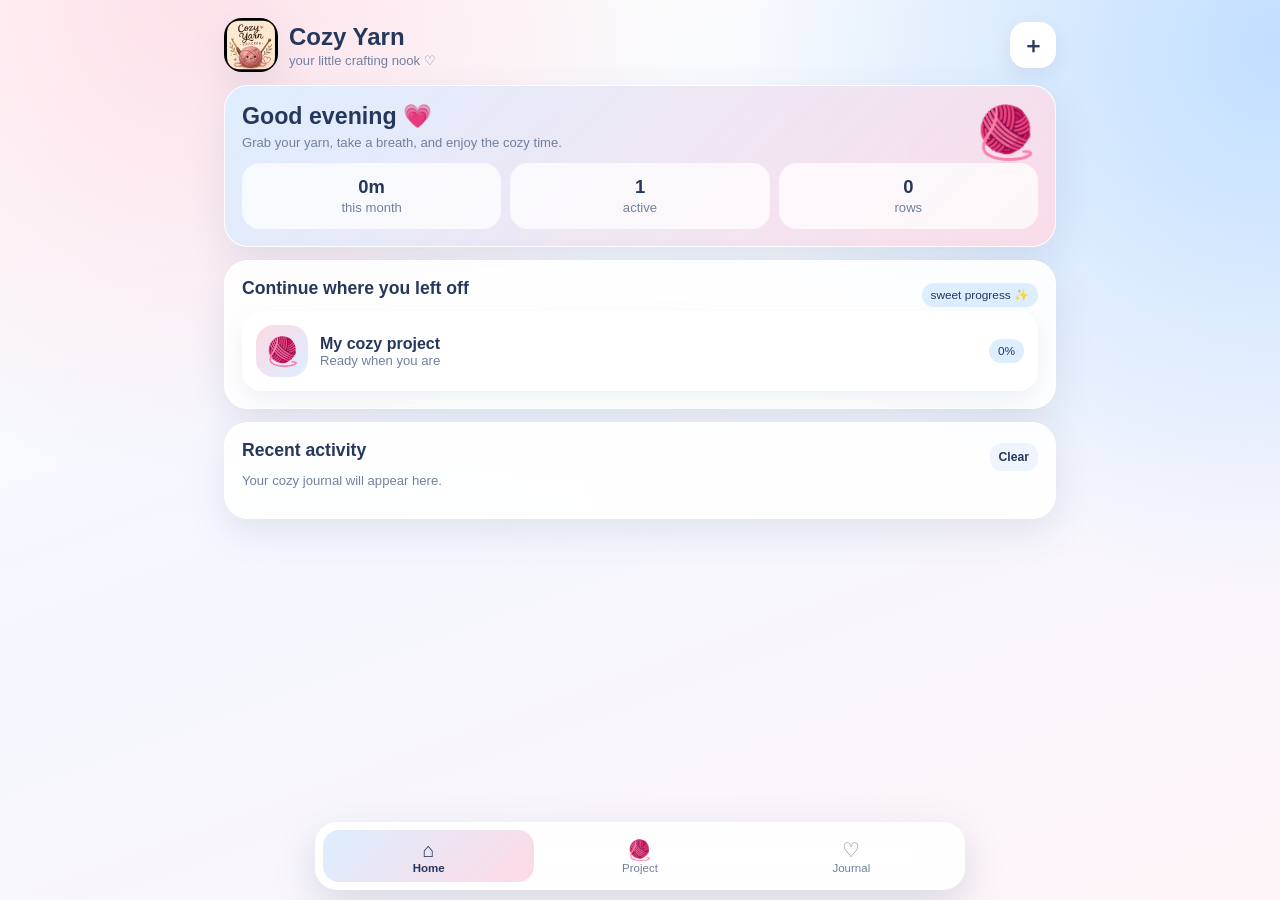
<file: index.html>
<!doctype html>
<html lang="en">
<head>
<meta charset="utf-8">
<meta name="viewport" content="width=device-width,initial-scale=1,viewport-fit=cover">
<meta name="theme-color" content="#f7f4ff">
<meta name="apple-mobile-web-app-capable" content="yes">
<meta name="apple-mobile-web-app-title" content="Cozy Yarn">
<link rel="apple-touch-icon" href="./assets/icons/icon-180.png">
<link rel="manifest" href="./manifest.webmanifest">
<title>Cozy Yarn Tracker</title>
<link rel="stylesheet" href="./css/styles.css">
</head>
<body>
<main class="app">
<header class="topbar"><div class="brand"><img class="logo" src="./assets/icons/icon-180.png" alt=""><div><h1>Cozy Yarn</h1><div class="muted">your little crafting nook ♡</div></div></div><button class="icon-btn" id="newProjectBtn">＋</button></header>
<section id="homeScreen">
<div class="card hero"><div class="hero-row"><div><h2 id="greeting">Good evening 💗</h2><p class="muted">Grab your yarn, take a breath, and enjoy the cozy time.</p></div><div class="yarn-bubble">🧶</div></div><div class="stats"><div class="stat"><strong id="monthTime">0m</strong><span class="muted">this month</span></div><div class="stat"><strong id="activeProjects">0</strong><span class="muted">active</span></div><div class="stat"><strong id="monthRows">0</strong><span class="muted">rows</span></div></div></div>
<div class="card"><div class="section-head"><h2>Continue where you left off</h2><span class="pill">sweet progress ✨</span></div><div id="projectList" class="project-list"></div></div>
<div class="card"><div class="section-head"><h2>Recent activity</h2><button class="mini" id="clearActivity">Clear</button></div><div id="homeActivity" class="activity"></div></div>
</section>
<section id="projectScreen" class="hidden">
<div class="screen-title"><button class="icon-btn" id="backBtn">‹</button><input id="projectName" style="font-weight:850;font-size:1.2rem;background:transparent;border:0"><button class="icon-btn" id="projectMenuBtn">•••</button></div>
<div class="tabs"><button class="tab active" data-tab="overview">Overview</button><button class="tab" data-tab="parts">Parts</button><button class="tab" data-tab="journal">Journal</button><button class="tab" data-tab="details">Details</button></div>
<div id="tab-overview" class="tab-panel">
<div class="card counter"><div class="muted" id="counterLabel">Row counter</div><div class="count" id="projectCount">0</div><div class="counter-controls"><button id="minusBtn">−</button><button id="plusBtn" class="plus">＋</button><button id="plus5Btn">+5</button></div><div style="display:flex;justify-content:space-between;margin-top:15px"><span id="progressText" class="muted"></span><strong id="progressPct"></strong></div><div class="progress"><i id="projectBar"></i></div></div>
<div class="card"><div class="timer-panel"><div><div class="muted">Project total</div><div id="projectTotalTime" class="timer-time">0m</div><div id="liveTimer" class="muted">No timer running</div></div><button id="projectTimerBtn" class="btn primary">Start timer</button></div></div>
<div class="card"><div class="section-head"><h2>Parts at a glance</h2><button class="mini pink" id="quickAddPart">＋ Add</button></div><div id="overviewParts" class="part-tree"></div></div>
</div>
<div id="tab-parts" class="tab-panel hidden"><div class="card"><div class="section-head"><h2>Project parts</h2><button class="btn soft" id="addRootPart">＋ Add part</button></div><p class="muted">Sub-part time and work dates roll up automatically.</p><div id="partsTree" class="part-tree"></div></div></div>
<div id="tab-journal" class="tab-panel hidden"><div class="card"><div class="section-head"><h2>Session journal</h2><button class="mini" id="manualLogBtn">＋ Log work</button></div><div id="projectActivity" class="activity"></div></div></div>
<div id="tab-details" class="tab-panel hidden"><div class="card"><h2>Project details</h2><div class="fields"><div><label>Counting</label><input id="counterType"></div><div><label>Target</label><input id="target" type="number"></div><div><label>Start date</label><input id="startDate" type="date"></div><div><label>Finished date</label><input id="finishedDate" type="date"></div><div><label>Yarn</label><input id="yarnName"></div><div><label>Needles / hook</label><input id="toolSize"></div></div><div style="margin-top:10px"><label>Notes</label><textarea id="projectNotes"></textarea></div></div></div>
</section>
</main>
<nav class="bottom-nav"><button class="nav-btn active" data-nav="home"><span>⌂</span>Home</button><button class="nav-btn" data-nav="project"><span>🧶</span>Project</button><button class="nav-btn" data-nav="journal"><span>♡</span>Journal</button></nav>
<div id="modal" class="modal hidden"><div class="sheet" id="sheet"></div></div><div id="toast" class="toast"></div>
<script src="./js/app.js" defer></script>
<script>
if ('serviceWorker' in navigator) {
  window.addEventListener('load', () => navigator.serviceWorker.register('./sw.js'));
}
</script>
</body></html>
</file>
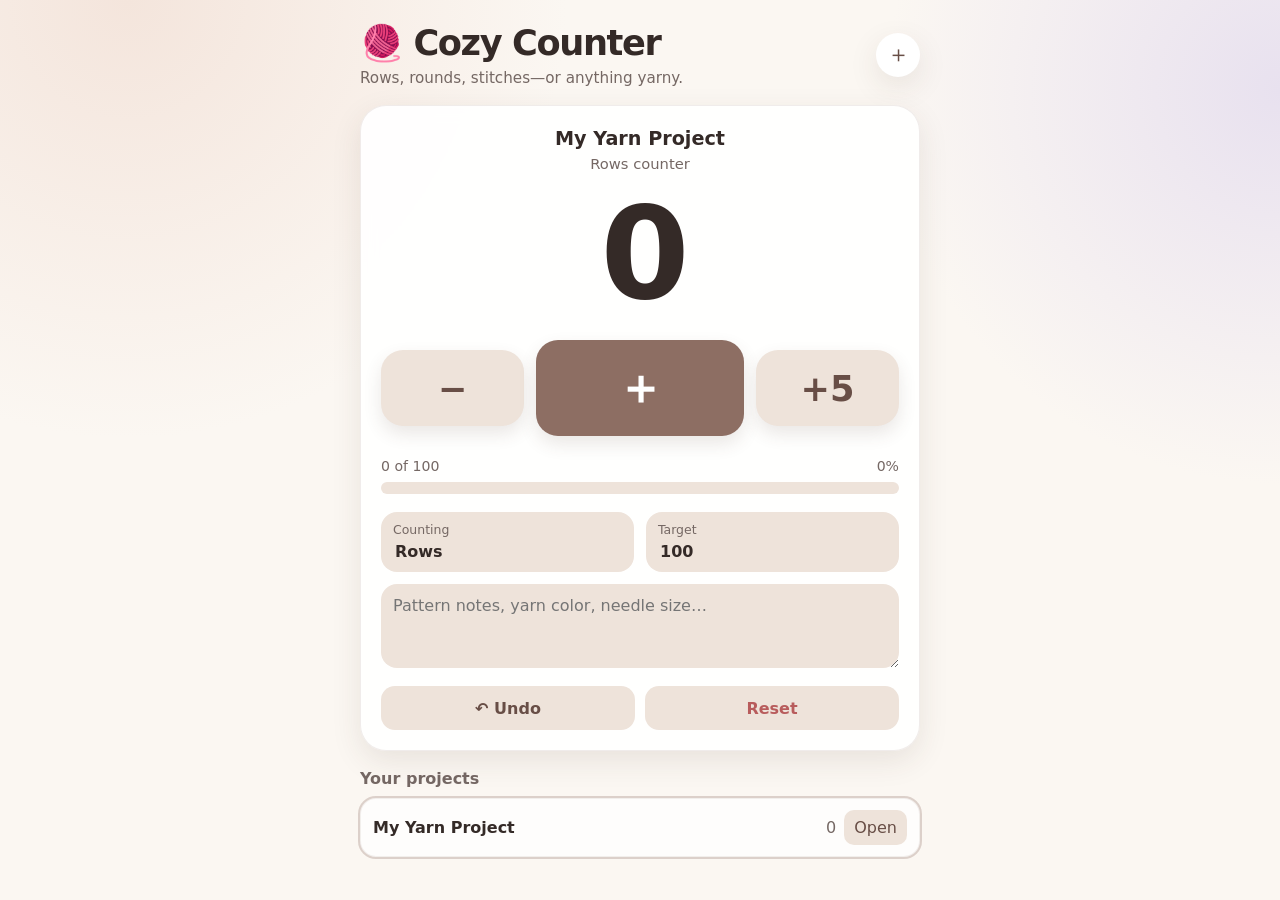
<file: Index.html>
<!DOCTYPE html>
<html lang="en">
<head>
  <meta charset="UTF-8" />
  <meta name="viewport" content="width=device-width, initial-scale=1, viewport-fit=cover" />
  <meta name="theme-color" content="#8d6e63" />
  <title>Cozy Yarn Counter</title>
  <style>
    :root {
      --bg: #fbf7f2;
      --card: #ffffff;
      --text: #342a27;
      --muted: #756864;
      --accent: #8d6e63;
      --accent-dark: #684e46;
      --soft: #eee3da;
      --danger: #b85c5c;
      --shadow: 0 10px 30px rgba(70, 48, 40, 0.10);
    }

    * { box-sizing: border-box; }
    body {
      margin: 0;
      min-height: 100vh;
      font-family: ui-rounded, "SF Pro Rounded", system-ui, -apple-system, BlinkMacSystemFont, "Segoe UI", sans-serif;
      background:
        radial-gradient(circle at 10% 0%, #f4e5dc 0, transparent 30%),
        radial-gradient(circle at 100% 10%, #e8e1ef 0, transparent 26%),
        var(--bg);
      color: var(--text);
      padding: env(safe-area-inset-top) 16px env(safe-area-inset-bottom);
    }

    .app {
      width: min(100%, 560px);
      margin: 0 auto;
      padding: 22px 0 36px;
    }

    header {
      display: flex;
      align-items: center;
      justify-content: space-between;
      gap: 16px;
      margin-bottom: 18px;
    }

    h1 {
      margin: 0;
      font-size: clamp(1.65rem, 6vw, 2.2rem);
      letter-spacing: -0.04em;
    }

    .subtitle {
      margin: 5px 0 0;
      color: var(--muted);
      font-size: 0.95rem;
    }

    button, input, textarea {
      font: inherit;
    }

    button {
      border: 0;
      cursor: pointer;
      -webkit-tap-highlight-color: transparent;
    }

    .icon-btn {
      width: 44px;
      height: 44px;
      border-radius: 50%;
      background: var(--card);
      color: var(--accent-dark);
      box-shadow: var(--shadow);
      font-size: 1.45rem;
    }

    .project-card {
      background: rgba(255,255,255,0.92);
      border: 1px solid rgba(141,110,99,0.13);
      border-radius: 26px;
      padding: 20px;
      box-shadow: var(--shadow);
      backdrop-filter: blur(8px);
    }

    .project-name {
      width: 100%;
      border: 0;
      background: transparent;
      font-weight: 750;
      font-size: 1.2rem;
      color: var(--text);
      outline: none;
      text-align: center;
      margin-bottom: 4px;
    }

    .counter-label {
      text-align: center;
      color: var(--muted);
      font-size: 0.92rem;
    }

    .count {
      text-align: center;
      font-size: clamp(5rem, 24vw, 8rem);
      line-height: 1;
      font-weight: 800;
      letter-spacing: -0.08em;
      margin: 18px 0 22px;
      user-select: none;
    }

    .main-controls {
      display: grid;
      grid-template-columns: 1fr 1.45fr 1fr;
      gap: 12px;
      align-items: center;
    }

    .main-controls button {
      border-radius: 22px;
      min-height: 76px;
      font-weight: 800;
      box-shadow: 0 8px 18px rgba(80, 54, 47, 0.12);
    }

    .minus, .plus {
      background: var(--soft);
      color: var(--accent-dark);
      font-size: 2.2rem;
    }

    .plus {
      min-height: 96px !important;
      background: var(--accent);
      color: white;
      font-size: 3rem;
    }

    .main-controls button:active {
      transform: scale(0.97);
    }

    .progress-wrap {
      margin-top: 22px;
    }

    .progress-meta {
      display: flex;
      justify-content: space-between;
      color: var(--muted);
      font-size: 0.88rem;
      margin-bottom: 8px;
    }

    .progress-track {
      height: 12px;
      border-radius: 99px;
      background: var(--soft);
      overflow: hidden;
    }

    .progress-bar {
      height: 100%;
      width: 0%;
      border-radius: inherit;
      background: var(--accent);
      transition: width 180ms ease;
    }

    .settings {
      display: grid;
      grid-template-columns: 1fr 1fr;
      gap: 12px;
      margin-top: 18px;
    }

    .field {
      background: var(--soft);
      border-radius: 16px;
      padding: 10px 12px;
    }

    .field label {
      display: block;
      color: var(--muted);
      font-size: 0.78rem;
      margin-bottom: 4px;
    }

    .field input {
      width: 100%;
      border: 0;
      outline: 0;
      background: transparent;
      color: var(--text);
      font-weight: 700;
    }

    textarea {
      width: 100%;
      margin-top: 12px;
      min-height: 84px;
      resize: vertical;
      border: 0;
      border-radius: 16px;
      padding: 12px;
      background: var(--soft);
      color: var(--text);
      outline: none;
    }

    .secondary-controls {
      display: flex;
      gap: 10px;
      margin-top: 14px;
    }

    .secondary-controls button {
      flex: 1;
      min-height: 44px;
      border-radius: 14px;
      background: var(--soft);
      color: var(--accent-dark);
      font-weight: 700;
    }

    .danger {
      color: var(--danger) !important;
    }

    .projects {
      margin-top: 18px;
    }

    .projects h2 {
      font-size: 1rem;
      margin: 0 0 10px;
      color: var(--muted);
    }

    .project-list {
      display: grid;
      gap: 9px;
    }

    .project-row {
      display: grid;
      grid-template-columns: 1fr auto auto;
      gap: 8px;
      align-items: center;
      background: rgba(255,255,255,0.76);
      border-radius: 16px;
      padding: 11px 12px;
      border: 1px solid rgba(141,110,99,0.10);
    }

    .project-row.active {
      outline: 2px solid rgba(141,110,99,0.28);
    }

    .project-title {
      font-weight: 750;
      overflow: hidden;
      text-overflow: ellipsis;
      white-space: nowrap;
    }

    .project-count {
      color: var(--muted);
      font-variant-numeric: tabular-nums;
    }

    .project-open, .project-delete {
      padding: 8px 10px;
      border-radius: 10px;
      background: var(--soft);
      color: var(--accent-dark);
    }

    .toast {
      position: fixed;
      left: 50%;
      bottom: calc(22px + env(safe-area-inset-bottom));
      transform: translateX(-50%) translateY(16px);
      opacity: 0;
      pointer-events: none;
      background: #342a27;
      color: white;
      padding: 10px 14px;
      border-radius: 99px;
      transition: 180ms ease;
      font-size: 0.9rem;
      z-index: 9;
    }

    .toast.show {
      opacity: 1;
      transform: translateX(-50%) translateY(0);
    }

    @media (max-width: 380px) {
      .settings { grid-template-columns: 1fr; }
      .project-card { padding: 16px; }
      .main-controls { gap: 8px; }
    }
  </style>
</head>
<body>
  <main class="app">
    <header>
      <div>
        <h1>🧶 Cozy Counter</h1>
        <p class="subtitle">Rows, rounds, stitches—or anything yarny.</p>
      </div>
      <button class="icon-btn" id="newProjectBtn" aria-label="New project">＋</button>
    </header>

    <section class="project-card">
      <input id="projectName" class="project-name" value="My Yarn Project" aria-label="Project name" />
      <div class="counter-label" id="counterLabel">Row counter</div>
      <div class="count" id="count" aria-live="polite">0</div>

      <div class="main-controls">
        <button class="minus" id="minusBtn" aria-label="Subtract one">−</button>
        <button class="plus" id="plusBtn" aria-label="Add one">＋</button>
        <button class="minus" id="addFiveBtn" aria-label="Add five">+5</button>
      </div>

      <div class="progress-wrap">
        <div class="progress-meta">
          <span id="progressText">0 of 100</span>
          <span id="percentText">0%</span>
        </div>
        <div class="progress-track">
          <div class="progress-bar" id="progressBar"></div>
        </div>
      </div>

      <div class="settings">
        <div class="field">
          <label for="counterType">Counting</label>
          <input id="counterType" value="Rows" />
        </div>
        <div class="field">
          <label for="target">Target</label>
          <input id="target" type="number" min="0" value="100" inputmode="numeric" />
        </div>
      </div>

      <textarea id="notes" placeholder="Pattern notes, yarn color, needle size…"></textarea>

      <div class="secondary-controls">
        <button id="undoBtn">↶ Undo</button>
        <button id="resetBtn" class="danger">Reset</button>
      </div>
    </section>

    <section class="projects">
      <h2>Your projects</h2>
      <div class="project-list" id="projectList"></div>
    </section>
  </main>

  <div class="toast" id="toast"></div>

  <script>
    const STORAGE_KEY = "cozy-yarn-counter-v1";

    let state = loadState();
    let undoStack = [];

    const els = {
      projectName: document.getElementById("projectName"),
      counterLabel: document.getElementById("counterLabel"),
      count: document.getElementById("count"),
      minusBtn: document.getElementById("minusBtn"),
      plusBtn: document.getElementById("plusBtn"),
      addFiveBtn: document.getElementById("addFiveBtn"),
      target: document.getElementById("target"),
      counterType: document.getElementById("counterType"),
      notes: document.getElementById("notes"),
      progressText: document.getElementById("progressText"),
      percentText: document.getElementById("percentText"),
      progressBar: document.getElementById("progressBar"),
      undoBtn: document.getElementById("undoBtn"),
      resetBtn: document.getElementById("resetBtn"),
      newProjectBtn: document.getElementById("newProjectBtn"),
      projectList: document.getElementById("projectList"),
      toast: document.getElementById("toast")
    };

    function makeProject(name = "New Yarn Project") {
      return {
        id: crypto.randomUUID ? crypto.randomUUID() : String(Date.now() + Math.random()),
        name,
        count: 0,
        target: 100,
        counterType: "Rows",
        notes: ""
      };
    }

    function loadState() {
      try {
        const saved = JSON.parse(localStorage.getItem(STORAGE_KEY));
        if (saved?.projects?.length) return saved;
      } catch (_) {}
      const first = makeProject("My Yarn Project");
      return { activeId: first.id, projects: [first] };
    }

    function saveState() {
      localStorage.setItem(STORAGE_KEY, JSON.stringify(state));
    }

    function activeProject() {
      return state.projects.find(p => p.id === state.activeId) || state.projects[0];
    }

    function pushUndo() {
      const p = activeProject();
      undoStack.push({ id: p.id, count: p.count });
      if (undoStack.length > 50) undoStack.shift();
    }

    function setCount(next) {
      const p = activeProject();
      pushUndo();
      p.count = Math.max(0, Number(next) || 0);
      saveState();
      render();
      if (p.target > 0 && p.count === p.target) showToast("Target reached! 🎉");
    }

    function updateField(field, value) {
      const p = activeProject();
      p[field] = value;
      saveState();
      renderProjectList();
      renderProgress();
    }

    function render() {
      const p = activeProject();
      els.projectName.value = p.name;
      els.count.textContent = p.count;
      els.target.value = p.target;
      els.counterType.value = p.counterType;
      els.notes.value = p.notes;
      els.counterLabel.textContent = `${p.counterType || "Row"} counter`;
      renderProgress();
      renderProjectList();
    }

    function renderProgress() {
      const p = activeProject();
      const target = Math.max(0, Number(p.target) || 0);
      const percent = target > 0 ? Math.min(100, Math.round((p.count / target) * 100)) : 0;
      els.progressText.textContent = target > 0 ? `${p.count} of ${target}` : `${p.count} counted`;
      els.percentText.textContent = target > 0 ? `${percent}%` : "No target";
      els.progressBar.style.width = `${percent}%`;
    }

    function renderProjectList() {
      els.projectList.innerHTML = "";
      state.projects.forEach(project => {
        const row = document.createElement("div");
        row.className = "project-row" + (project.id === state.activeId ? " active" : "");

        const title = document.createElement("div");
        title.className = "project-title";
        title.textContent = project.name || "Untitled project";

        const count = document.createElement("div");
        count.className = "project-count";
        count.textContent = project.count;

        const open = document.createElement("button");
        open.className = "project-open";
        open.textContent = project.id === state.activeId ? "Open" : "View";
        open.onclick = () => {
          state.activeId = project.id;
          undoStack = [];
          saveState();
          render();
        };

        row.append(title, count, open);

        if (state.projects.length > 1) {
          const del = document.createElement("button");
          del.className = "project-delete";
          del.textContent = "×";
          del.setAttribute("aria-label", `Delete ${project.name}`);
          del.onclick = () => {
            if (!confirm(`Delete "${project.name}"?`)) return;
            state.projects = state.projects.filter(p => p.id !== project.id);
            if (state.activeId === project.id) state.activeId = state.projects[0].id;
            saveState();
            render();
          };
          row.append(del);
        }

        els.projectList.append(row);
      });
    }

    function showToast(message) {
      els.toast.textContent = message;
      els.toast.classList.add("show");
      clearTimeout(showToast.timer);
      showToast.timer = setTimeout(() => els.toast.classList.remove("show"), 1500);
    }

    els.plusBtn.addEventListener("click", () => setCount(activeProject().count + 1));
    els.minusBtn.addEventListener("click", () => setCount(activeProject().count - 1));
    els.addFiveBtn.addEventListener("click", () => setCount(activeProject().count + 5));

    els.undoBtn.addEventListener("click", () => {
      const previous = undoStack.pop();
      if (!previous || previous.id !== activeProject().id) {
        showToast("Nothing to undo");
        return;
      }
      activeProject().count = previous.count;
      saveState();
      render();
    });

    els.resetBtn.addEventListener("click", () => {
      if (!confirm("Reset this counter to zero?")) return;
      setCount(0);
    });

    els.newProjectBtn.addEventListener("click", () => {
      const p = makeProject(`Project ${state.projects.length + 1}`);
      state.projects.push(p);
      state.activeId = p.id;
      undoStack = [];
      saveState();
      render();
      els.projectName.focus();
      els.projectName.select();
    });

    els.projectName.addEventListener("input", e => updateField("name", e.target.value));
    els.target.addEventListener("input", e => updateField("target", Math.max(0, Number(e.target.value) || 0)));
    els.counterType.addEventListener("input", e => updateField("counterType", e.target.value));
    els.notes.addEventListener("input", e => updateField("notes", e.target.value));

    document.addEventListener("keydown", e => {
      if (["INPUT", "TEXTAREA"].includes(document.activeElement.tagName)) return;
      if (e.key === "ArrowUp" || e.key === "+" || e.key === " ") {
        e.preventDefault();
        setCount(activeProject().count + 1);
      }
      if (e.key === "ArrowDown" || e.key === "-") {
        e.preventDefault();
        setCount(activeProject().count - 1);
      }
    });

    render();
  </script>
</body>
</html>
</file>
<file: css/styles.css>
:root{--ink:#26375c;--muted:#70809f;--cream:#fffdfb;--blue:#dceeff;--pink:#ffd9e5;--pink2:#ff9fbb;--lav:#e8e0ff;--line:#e7eaf3;--danger:#c95870;--shadow:0 14px 38px rgba(65,83,125,.12)}
*{box-sizing:border-box}body{margin:0;color:var(--ink);font-family:ui-rounded,"SF Pro Rounded",-apple-system,BlinkMacSystemFont,"Segoe UI",sans-serif;background:radial-gradient(circle at 15% 0%,rgba(255,217,229,.75),transparent 30rem),radial-gradient(circle at 100% 5%,rgba(188,220,255,.9),transparent 34rem),linear-gradient(160deg,#fffdfb,#f4f8ff 44%,#fff5f9);min-height:100vh;padding:env(safe-area-inset-top) 0 env(safe-area-inset-bottom)}
button,input,textarea,select{font:inherit;color:inherit}button{cursor:pointer}.app{max-width:860px;margin:auto;padding:18px 14px 110px}.topbar,.section-head,.hero-row,.screen-title,.timer-panel{display:flex;align-items:center;justify-content:space-between;gap:12px}.brand{display:flex;gap:11px;align-items:center}.logo{width:54px;height:54px;border-radius:18px;box-shadow:var(--shadow)}h1,h2,p{margin-top:0}h1{font-size:1.5rem;margin-bottom:2px}h2{font-size:1.1rem;margin-bottom:12px}.muted{color:var(--muted);font-size:.82rem}
.icon-btn,.btn{border:0;border-radius:16px;padding:11px 14px;font-weight:750;background:white;box-shadow:0 7px 20px rgba(60,81,120,.09)}.icon-btn{width:46px;height:46px;padding:0;font-size:1.35rem}.btn.primary{background:linear-gradient(135deg,var(--pink2),#ff7ea6);color:white}.btn.soft{background:linear-gradient(135deg,var(--blue),var(--lav))}.btn.danger{color:var(--danger);background:#fff0f3}
.card{background:rgba(255,255,255,.88);border:1px solid rgba(255,255,255,.9);border-radius:24px;padding:17px;margin:13px 0;box-shadow:var(--shadow);backdrop-filter:blur(16px)}.hero{background:linear-gradient(135deg,rgba(220,238,255,.95),rgba(255,217,229,.84))}.hero h2{font-size:1.45rem;margin-bottom:5px}.yarn-bubble{font-size:3.2rem}.stats{display:grid;grid-template-columns:repeat(3,1fr);gap:9px}.stat{background:rgba(255,255,255,.72);border-radius:18px;padding:13px 9px;text-align:center}.stat strong{display:block;font-size:1.15rem}.project-list,.activity,.part-tree{display:grid;gap:9px}
.project-tile{border:0;width:100%;text-align:left;background:#fff;border-radius:20px;padding:14px;display:grid;grid-template-columns:52px 1fr auto;gap:12px;align-items:center;box-shadow:0 8px 22px rgba(62,84,128,.08)}.project-emoji{width:52px;height:52px;border-radius:18px;background:linear-gradient(135deg,var(--pink),var(--blue));display:grid;place-items:center;font-size:1.75rem}.pill{font-size:.74rem;background:var(--blue);border-radius:999px;padding:5px 9px;white-space:nowrap}
.progress{height:8px;background:#edf0f6;border-radius:999px;overflow:hidden;margin-top:7px}.progress i{display:block;height:100%;background:linear-gradient(90deg,#85bff4,#ff91b3);border-radius:inherit}.hidden{display:none!important}
.counter{text-align:center}.count{font-size:5.7rem;line-height:1;font-weight:850;letter-spacing:-.06em}.counter-controls{display:grid;grid-template-columns:1fr 1.35fr 1fr;gap:10px;margin-top:15px}.counter-controls button{border:0;border-radius:19px;min-height:68px;font-size:1.7rem;font-weight:850;background:var(--blue)}.counter-controls .plus{background:linear-gradient(135deg,var(--pink2),#ff7da5);color:white;font-size:2.4rem}
.timer-panel{background:linear-gradient(135deg,#eef7ff,#fff0f5);border-radius:20px;padding:13px}.timer-time{font-weight:850;font-size:1.35rem}.tabs{display:flex;gap:7px;overflow:auto;padding:2px 0 7px}.tab{border:0;background:#eef3fb;border-radius:999px;padding:8px 12px;white-space:nowrap;font-size:.78rem;font-weight:750}.tab.active{background:var(--pink);color:#9b3b5d}
.fields{display:grid;grid-template-columns:1fr 1fr;gap:10px}label{font-size:.74rem;color:var(--muted);font-weight:700;display:block;margin-bottom:5px}input,textarea{width:100%;border:1px solid var(--line);background:#fbfcff;border-radius:14px;padding:11px;outline:none}textarea{min-height:90px}
.part{border:1px solid var(--line);border-radius:20px;background:#fff;padding:12px;margin-left:calc(var(--depth,0)*13px)}.part-top{display:grid;grid-template-columns:auto 1fr auto;gap:9px;align-items:center}.part-name{font-weight:800}.part-meta{font-size:.77rem;color:var(--muted);margin-top:3px}.part-actions,.actions{display:flex;gap:6px;flex-wrap:wrap;margin-top:10px}.mini{border:0;background:#eef5ff;border-radius:12px;padding:7px 9px;font-size:.76rem;font-weight:750}.mini.pink{background:#fff0f5}.mini.running{background:#ff91b3;color:#fff}
.event{display:grid;grid-template-columns:34px 1fr;gap:9px;padding:10px;background:#fbfcff;border-radius:15px}.event-icon{width:34px;height:34px;border-radius:12px;background:var(--lav);display:grid;place-items:center}.event time{font-size:.72rem;color:var(--muted)}
.bottom-nav{position:fixed;z-index:20;left:50%;bottom:calc(10px + env(safe-area-inset-bottom));transform:translateX(-50%);width:min(94%,650px);display:grid;grid-template-columns:repeat(3,1fr);background:rgba(255,255,255,.9);box-shadow:0 14px 40px rgba(55,75,115,.18);backdrop-filter:blur(20px);border-radius:22px;padding:8px}.nav-btn{border:0;background:transparent;border-radius:16px;padding:8px;font-size:.72rem;color:var(--muted)}.nav-btn span{display:block;font-size:1.25rem}.nav-btn.active{background:linear-gradient(135deg,var(--blue),var(--pink));color:var(--ink);font-weight:800}
.modal{position:fixed;inset:0;z-index:50;background:rgba(36,50,84,.32);display:grid;place-items:end center;padding:14px;backdrop-filter:blur(6px)}.sheet{background:#fff;width:min(100%,620px);max-height:88vh;overflow:auto;border-radius:28px;padding:19px}.sheet-head{display:flex;justify-content:space-between;align-items:center}.toast{position:fixed;z-index:100;left:50%;bottom:110px;transform:translate(-50%,20px);opacity:0;background:#27385b;color:#fff;padding:10px 15px;border-radius:999px;transition:.22s}.toast.show{opacity:1;transform:translate(-50%,0)}
@media(max-width:520px){.fields{grid-template-columns:1fr}.count{font-size:5rem}.stat{padding:11px 5px}}
</file>
